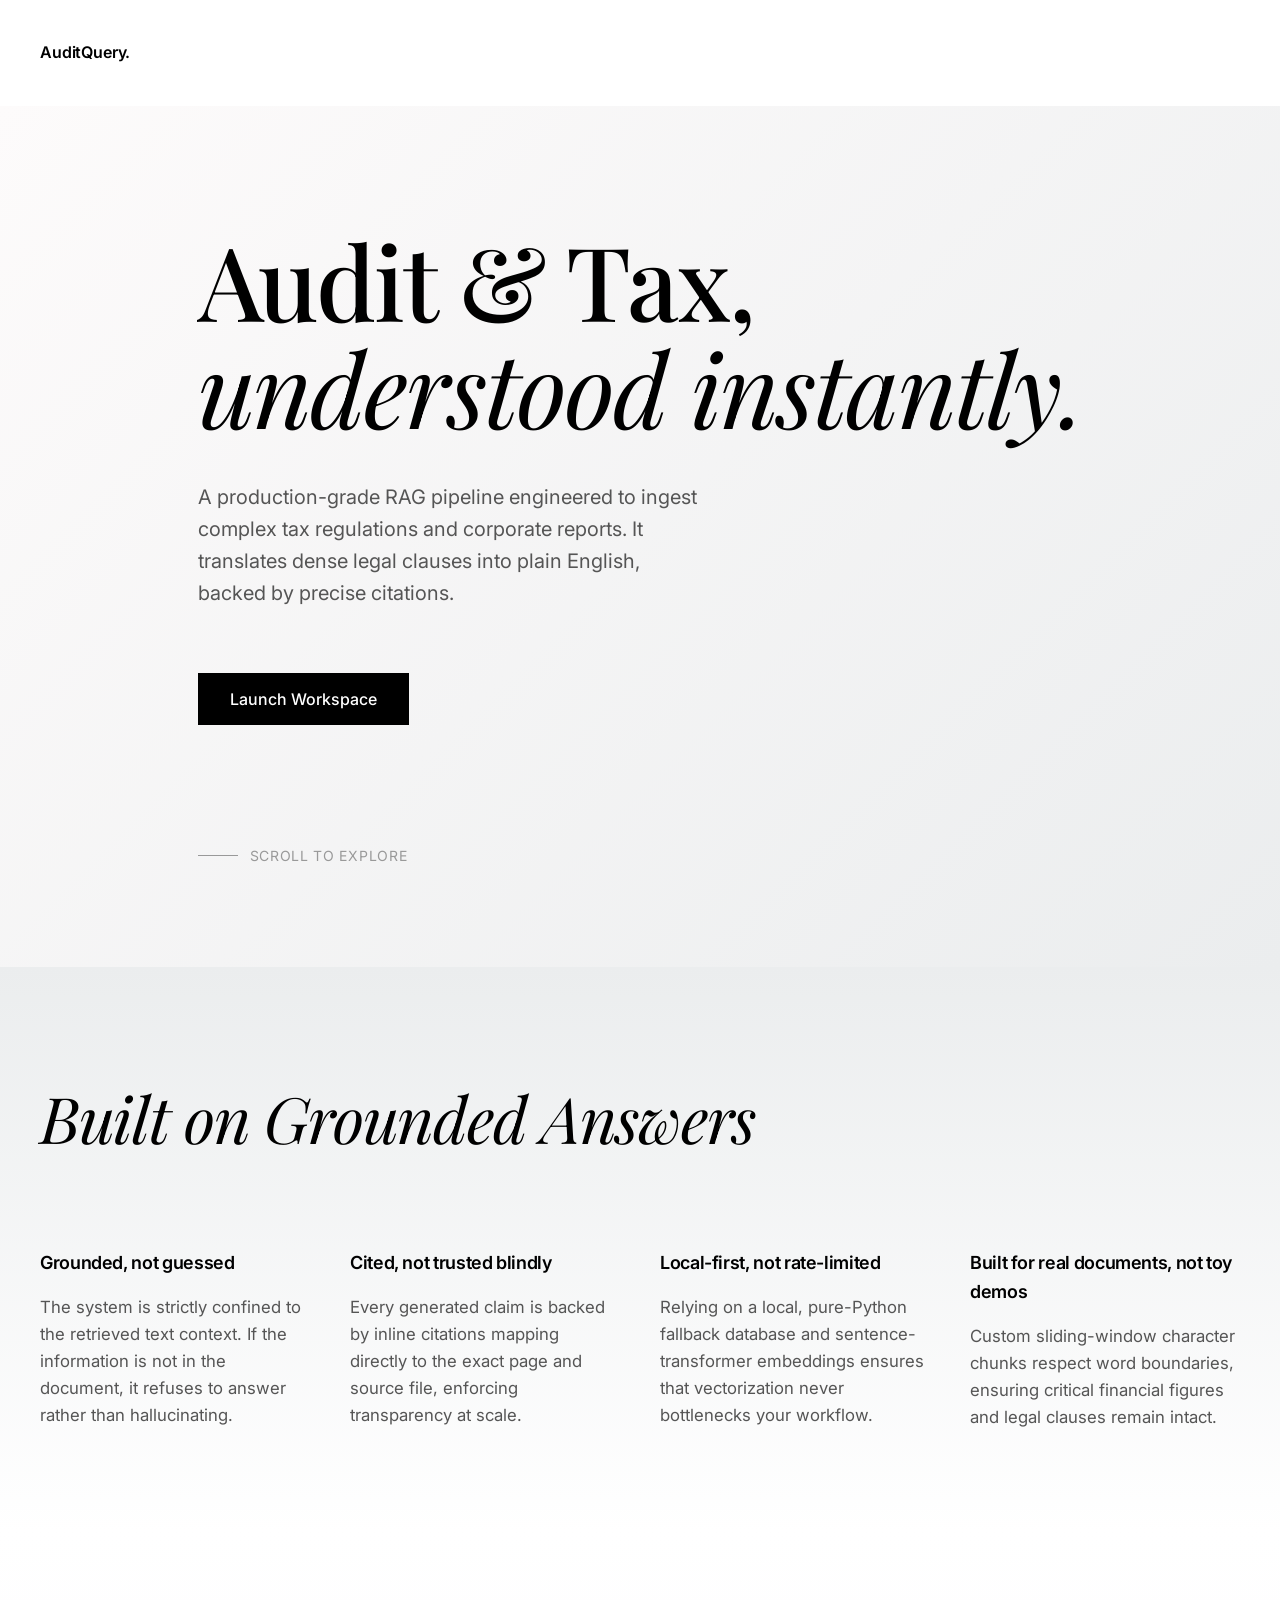
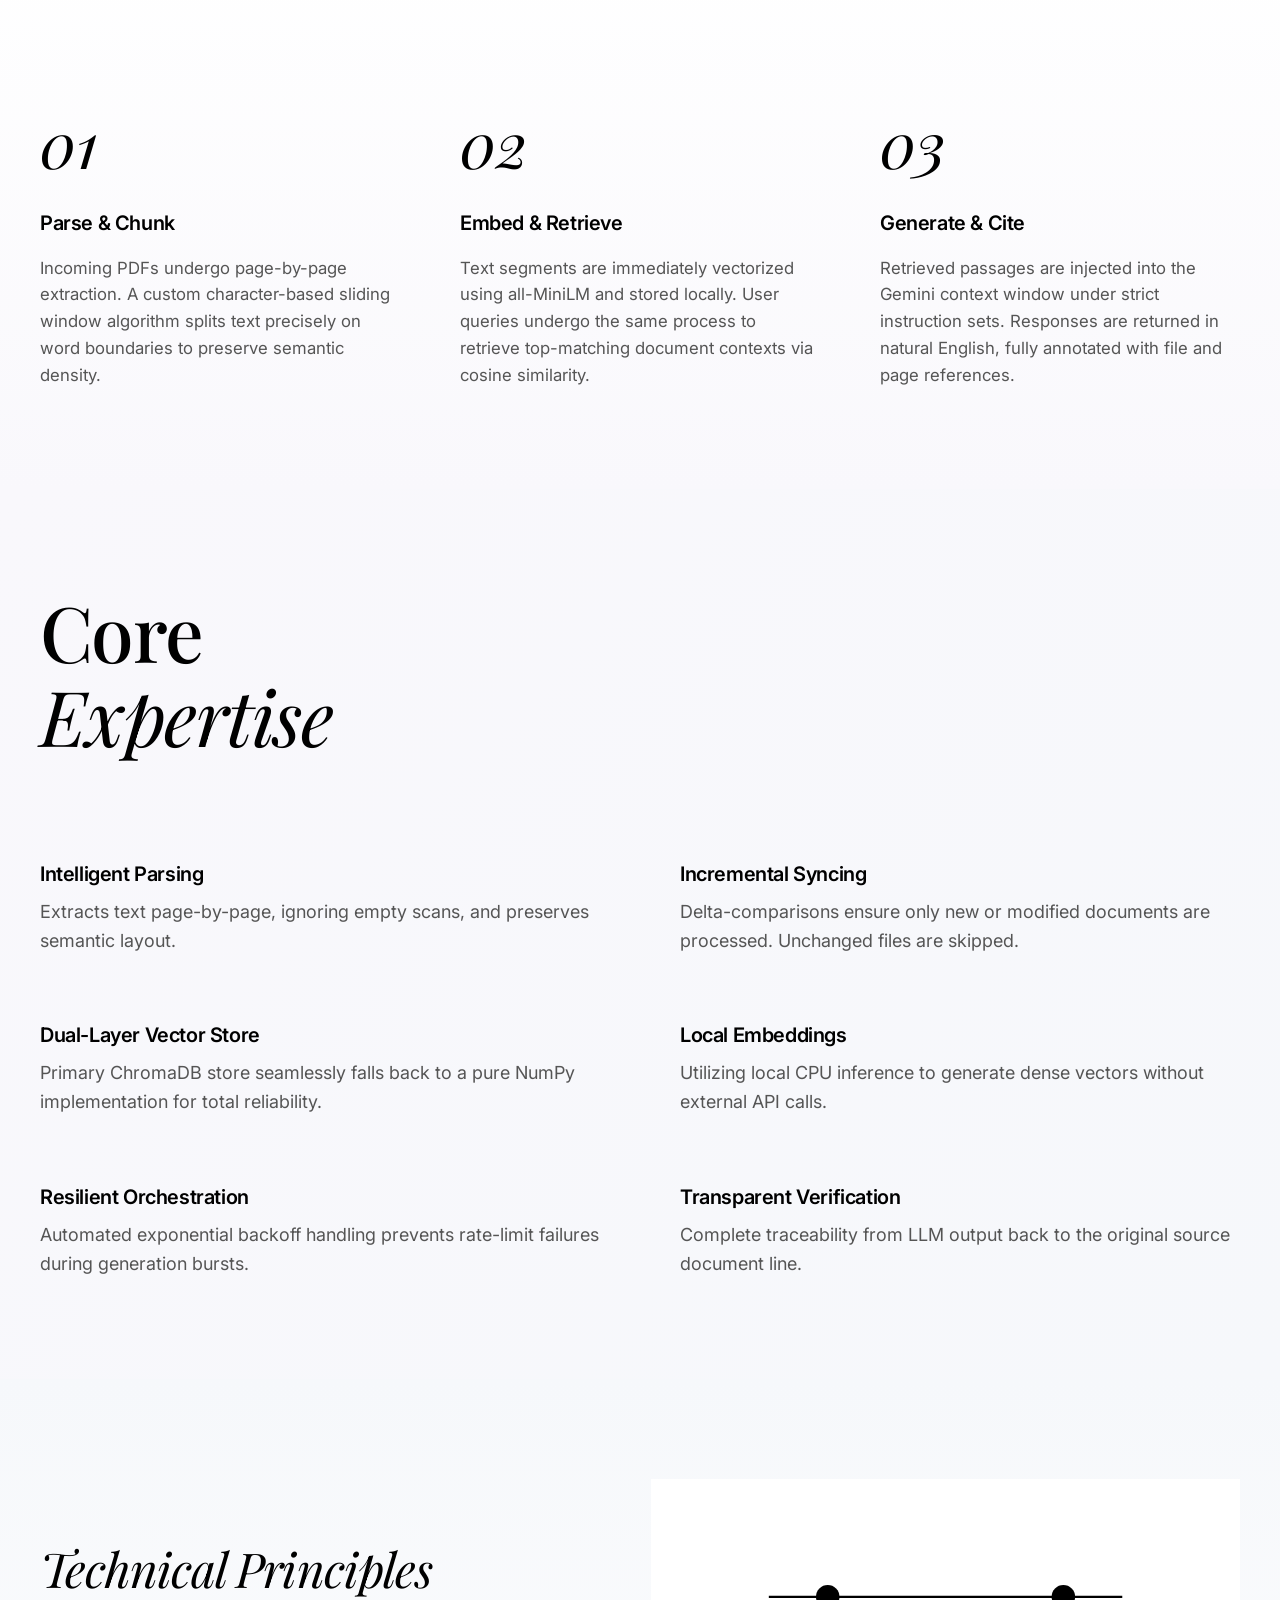
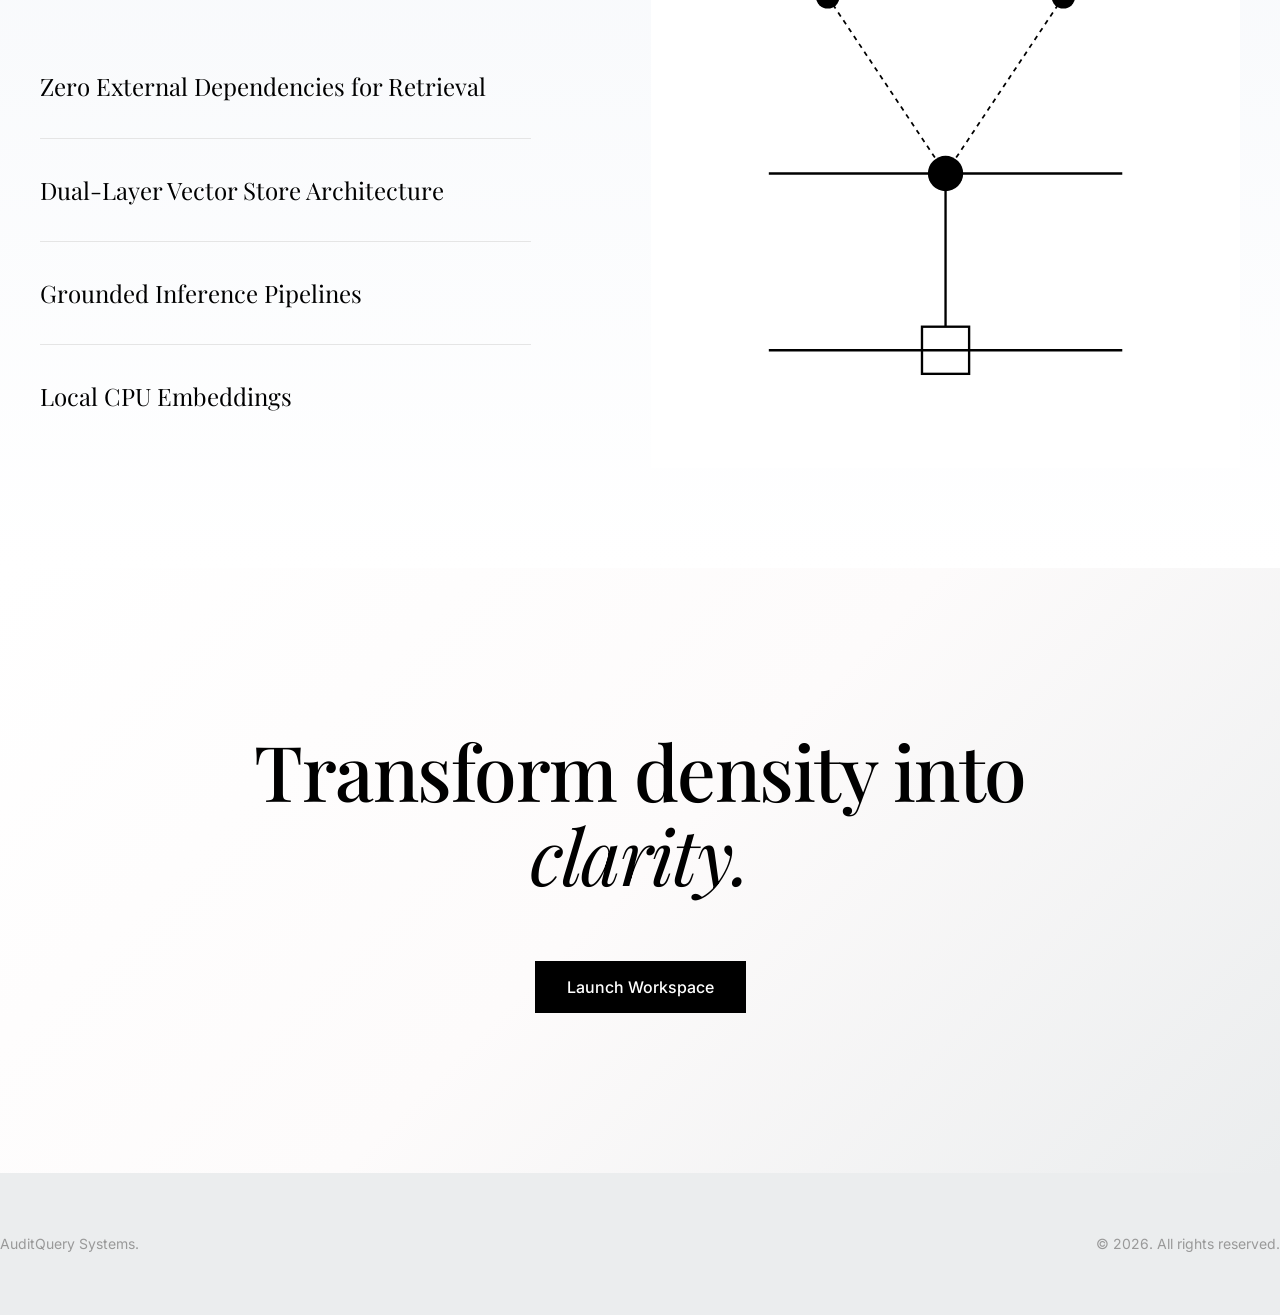
<file: landing.html>
<!DOCTYPE html>
<html lang="en">
<head>
  <meta charset="UTF-8">
  <meta name="viewport" content="width=device-width, initial-scale=1.0">
  <title>AuditQuery — Document Simplifier & RAG Agent</title>
  <link rel="stylesheet" href="fonts.css">
  <link rel="stylesheet" href="landing.css">
</head>
<body>

  <div class="container">
    <header class="nav-header">
      <div class="logo">AuditQuery.</div>
    </header>
  </div>

  <!-- Hero Section -->
  <section class="hero-section">
    <div class="container reveal">
      <h1>Audit & Tax, <br><span class="serif-italic">understood instantly.</span></h1>
      <p class="hero-desc">
        A production-grade RAG pipeline engineered to ingest complex tax regulations and corporate reports. It translates dense legal clauses into plain English, backed by precise citations.
      </p>
      
      <div>
        <button class="btn-primary" onclick="window.location.href='/app'">Launch Workspace</button>
      </div>

      <div class="scroll-cue">
        <div class="scroll-line"></div>
        Scroll to explore
      </div>
    </div>
  </section>

  <!-- Built on Convictions Section -->
  <section class="section convictions-section">
    <div class="container reveal">
      <h2 class="serif-italic">Built on Grounded Answers</h2>
      
      <div class="convictions-grid">
        <div class="conviction-block">
          <h3>Grounded, not guessed</h3>
          <p>The system is strictly confined to the retrieved text context. If the information is not in the document, it refuses to answer rather than hallucinating.</p>
        </div>
        <div class="conviction-block">
          <h3>Cited, not trusted blindly</h3>
          <p>Every generated claim is backed by inline citations mapping directly to the exact page and source file, enforcing transparency at scale.</p>
        </div>
        <div class="conviction-block">
          <h3>Local-first, not rate-limited</h3>
          <p>Relying on a local, pure-Python fallback database and sentence-transformer embeddings ensures that vectorization never bottlenecks your workflow.</p>
        </div>
        <div class="conviction-block">
          <h3>Built for real documents, not toy demos</h3>
          <p>Custom sliding-window character chunks respect word boundaries, ensuring critical financial figures and legal clauses remain intact.</p>
        </div>
      </div>
    </div>
  </section>

  <!-- Process Section -->
  <section class="section process-section">
    <div class="container reveal">
      
      <div class="process-grid">
        <div class="process-block">
          <div class="numeral">01</div>
          <h3>Parse & Chunk</h3>
          <p>Incoming PDFs undergo page-by-page extraction. A custom character-based sliding window algorithm splits text precisely on word boundaries to preserve semantic density.</p>
        </div>
        
        <div class="process-block">
          <div class="numeral">02</div>
          <h3>Embed & Retrieve</h3>
          <p>Text segments are immediately vectorized using all-MiniLM and stored locally. User queries undergo the same process to retrieve top-matching document contexts via cosine similarity.</p>
        </div>

        <div class="process-block">
          <div class="numeral">03</div>
          <h3>Generate & Cite</h3>
          <p>Retrieved passages are injected into the Gemini context window under strict instruction sets. Responses are returned in natural English, fully annotated with file and page references.</p>
        </div>
      </div>

    </div>
  </section>

  <!-- Core Expertise Grid -->
  <section class="section expertise-section">
    <div class="container reveal">
      <div class="section-header-row">
        <h2>Core <br><span class="serif-italic">Expertise</span></h2>
      </div>

      <div class="expertise-grid">
        <div class="expertise-item">
          <h3>Intelligent Parsing</h3>
          <p>Extracts text page-by-page, ignoring empty scans, and preserves semantic layout.</p>
        </div>
        <div class="expertise-item">
          <h3>Incremental Syncing</h3>
          <p>Delta-comparisons ensure only new or modified documents are processed. Unchanged files are skipped.</p>
        </div>
        <div class="expertise-item">
          <h3>Dual-Layer Vector Store</h3>
          <p>Primary ChromaDB store seamlessly falls back to a pure NumPy implementation for total reliability.</p>
        </div>
        <div class="expertise-item">
          <h3>Local Embeddings</h3>
          <p>Utilizing local CPU inference to generate dense vectors without external API calls.</p>
        </div>
        <div class="expertise-item">
          <h3>Resilient Orchestration</h3>
          <p>Automated exponential backoff handling prevents rate-limit failures during generation bursts.</p>
        </div>
        <div class="expertise-item">
          <h3>Transparent Verification</h3>
          <p>Complete traceability from LLM output back to the original source document line.</p>
        </div>
      </div>
    </div>
  </section>

  <!-- Stack & Security Section -->
  <section class="section stack-section">
    <div class="container reveal">
      <div class="stack-layout">
        <div class="stack-text">
          <h2 class="serif-italic" style="margin-bottom: 60px; font-size: 3rem;">Technical Principles</h2>
          <ul class="stack-list">
            <li>Zero External Dependencies for Retrieval</li>
            <li>Dual-Layer Vector Store Architecture</li>
            <li>Grounded Inference Pipelines</li>
            <li>Local CPU Embeddings</li>
          </ul>
        </div>
        
        <!-- Minimal abstract SVG representing architecture -->
        <div class="stack-visual">
          <svg class="stack-illustration" viewBox="0 0 500 500" fill="none" xmlns="http://www.w3.org/2000/svg">
            <rect width="500" height="500" fill="#ffffff" />
            <!-- Clean abstract geometry -->
            <line x1="100" y1="100" x2="400" y2="100" stroke="#000000" stroke-width="2" />
            <line x1="100" y1="250" x2="400" y2="250" stroke="#000000" stroke-width="2" />
            <line x1="100" y1="400" x2="400" y2="400" stroke="#000000" stroke-width="2" />
            
            <circle cx="150" cy="100" r="10" fill="#000000" />
            <circle cx="350" cy="100" r="10" fill="#000000" />
            
            <circle cx="250" cy="250" r="15" fill="#000000" />
            
            <rect x="230" y="380" width="40" height="40" stroke="#000000" stroke-width="2" fill="none" />
            
            <line x1="150" y1="100" x2="250" y2="250" stroke="#000000" stroke-width="1.5" stroke-dasharray="4 4" />
            <line x1="350" y1="100" x2="250" y2="250" stroke="#000000" stroke-width="1.5" stroke-dasharray="4 4" />
            <line x1="250" y1="250" x2="250" y2="380" stroke="#000000" stroke-width="2" />
          </svg>
        </div>
      </div>
    </div>
  </section>

  <!-- Closing CTA -->
  <section class="cta-section">
    <div class="container reveal">
      <h2>Transform density into <span class="serif-italic">clarity.</span></h2>
      <button class="btn-primary" onclick="window.location.href='/app'">Launch Workspace</button>
    </div>
  </section>

  <footer class="footer container reveal">
    <div>AuditQuery Systems.</div>
    <div>&copy; 2026. All rights reserved.</div>
  </footer>

  <!-- Scroll Animations -->
  <script>
    document.addEventListener("DOMContentLoaded", function() {
      const observerOptions = {
        root: null,
        rootMargin: '0px',
        threshold: 0.15
      };

      const observer = new IntersectionObserver((entries, observer) => {
        entries.forEach(entry => {
          if (entry.isIntersecting) {
            entry.target.classList.add('visible');
            observer.unobserve(entry.target);
          }
        });
      }, observerOptions);

      document.querySelectorAll('.reveal').forEach((el) => {
        observer.observe(el);
      });
    });
  </script>
</body>
</html>
</file>
<file: fonts.css>
/* fonts.css - Premium Typography Definitions */

/* 
 * We use Playfair Display as the primary serif (display) font
 * to mimic the elegance of Gascogne, paired with Inter for sans-serif body.
 */
@import url('https://fonts.googleapis.com/css2?family=Inter:wght@300;400;500;600;700&family=Playfair+Display:ital,wght@0,400;0,500;0,600;0,700;1,400;1,600&display=swap');

:root {
  --font-serif: 'Playfair Display', ui-serif, Georgia, Cambria, "Times New Roman", Times, serif;
  --font-sans: 'Inter', -apple-system, BlinkMacSystemFont, "Segoe UI", Roboto, "Helvetica Neue", Arial, sans-serif;
}

/* Apply serif globally to all headings */
h1, h2, h3, h4, h5, h6 {
  font-family: var(--font-serif);
  font-weight: 600;
}

body {
  font-family: var(--font-sans);
}
</file>
<file: landing.css>
/* landing.css - Editorial Agency / Minimalist Aesthetic */

:root {
  --bg-primary: #ffffff;
  --text-primary: #000000;
  --text-secondary: #555555;
  --text-tertiary: #999999;
  
  --spacing-section: 100px;
  --spacing-element: 24px;
}

* {
  box-sizing: border-box;
  margin: 0;
  padding: 0;
}

body {
  background-color: var(--bg-primary);
  color: var(--text-primary);
  line-height: 1.6;
  overflow-x: hidden;
  -webkit-font-smoothing: antialiased;
  -moz-osx-font-smoothing: grayscale;
}

.container {
  max-width: 1400px;
  margin: 0 auto;
  padding: 0 40px;
}

/* Animations */
.reveal {
  opacity: 0;
  transform: translateY(20px);
  transition: opacity 0.8s cubic-bezier(0.2, 0, 0, 1), transform 0.8s cubic-bezier(0.2, 0, 0, 1);
}
.reveal.visible {
  opacity: 1;
  transform: translateY(0);
}

/* Typography Base */
h1, h2, h3, h4, h5, h6 {
  color: var(--text-primary);
  letter-spacing: -0.02em;
  font-weight: 500;
}

.serif-italic {
  font-style: italic;
  font-weight: 400;
}

/* Navigation */
.nav-header {
  padding: 40px 0;
  display: flex;
  justify-content: space-between;
  align-items: center;
}

.logo {
  font-family: var(--font-sans);
  font-weight: 600;
  font-size: 1rem;
  letter-spacing: -0.01em;
}

/* Hero Section */
.hero-section {
  padding: 120px 0 var(--spacing-section);
  display: flex;
  flex-direction: column;
  justify-content: center;
  background: linear-gradient(135deg, #fdfbfb 0%, #ebedee 100%);
}

.hero-section h1 {
  font-size: clamp(4rem, 8vw, 7rem);
  line-height: 1.05;
  max-width: 1100px;
  margin-bottom: 40px;
}

.hero-desc {
  font-family: var(--font-sans);
  font-size: 1.25rem;
  color: var(--text-secondary);
  max-width: 500px;
  line-height: 1.6;
  margin-bottom: 64px;
}

.btn-primary {
  display: inline-flex;
  align-items: center;
  justify-content: center;
  background-color: var(--text-primary);
  color: var(--bg-primary);
  font-family: var(--font-sans);
  font-weight: 500;
  font-size: 1rem;
  padding: 16px 32px;
  text-decoration: none;
  transition: opacity 0.2s ease;
  cursor: pointer;
  border: none;
}

.btn-primary:hover {
  opacity: 0.8;
}

.scroll-cue {
  margin-top: 120px;
  font-size: 0.875rem;
  color: var(--text-tertiary);
  text-transform: uppercase;
  letter-spacing: 0.05em;
  display: flex;
  align-items: center;
  gap: 12px;
}

.scroll-line {
  width: 40px;
  height: 1px;
  background-color: var(--text-tertiary);
}

/* Sections Global */
.section {
  padding: var(--spacing-section) 0;
}

/* Built on Convictions Section */
.convictions-section {
  background: linear-gradient(180deg, #ebedee 0%, #ffffff 100%);
}
.convictions-section h2 {
  font-size: clamp(2.5rem, 5vw, 4.5rem);
  margin-bottom: 80px;
  max-width: 800px;
}

.convictions-grid {
  display: grid;
  grid-template-columns: repeat(auto-fit, minmax(250px, 1fr));
  gap: 80px 40px;
}

.conviction-block h3 {
  font-family: var(--font-sans);
  font-size: 1.125rem;
  margin-bottom: 16px;
  font-weight: 600;
}

.conviction-block p {
  color: var(--text-secondary);
  font-size: 1.05rem;
  line-height: 1.6;
}

/* Process Section */
.process-section {
  background: linear-gradient(180deg, #ffffff 0%, #f9f8fc 100%);
}

.process-grid {
  display: grid;
  grid-template-columns: repeat(3, 1fr);
  gap: 60px;
  margin-top: 80px;
}

.process-block .numeral {
  font-family: var(--font-serif);
  font-size: clamp(3rem, 5vw, 4.5rem);
  line-height: 1;
  color: var(--text-primary);
  margin-bottom: 32px;
  font-style: italic;
}

.process-block h3 {
  font-family: var(--font-sans);
  font-size: 1.25rem;
  margin-bottom: 16px;
  font-weight: 600;
}

.process-block p {
  color: var(--text-secondary);
  font-size: 1.05rem;
  line-height: 1.6;
}

/* Core Expertise Section */
.expertise-section {
  background: linear-gradient(135deg, #f9f8fc 0%, #f6f8fb 100%);
}

.section-header-row {
  display: flex;
  justify-content: space-between;
  align-items: flex-end;
  margin-bottom: 100px;
  flex-wrap: wrap;
  gap: 40px;
}

.section-header-row h2 {
  font-size: clamp(3rem, 6vw, 5rem);
  margin-bottom: 0;
  max-width: 600px;
  line-height: 1.1;
}

.expertise-grid {
  display: grid;
  grid-template-columns: repeat(2, 1fr);
  column-gap: 80px;
  row-gap: 64px;
}

.expertise-item h3 {
  font-family: var(--font-sans);
  font-size: 1.25rem;
  margin-bottom: 8px;
  font-weight: 600;
}

.expertise-item p {
  color: var(--text-secondary);
  font-size: 1.125rem;
}

/* Stack & Security */
.stack-section {
  background: linear-gradient(180deg, #f6f8fb 0%, #ffffff 100%);
}

.stack-layout {
  display: grid;
  grid-template-columns: 1fr 1.2fr;
  gap: 120px;
  align-items: center;
}

.stack-list {
  list-style: none;
}

.stack-list li {
  font-size: 1.5rem;
  font-family: var(--font-serif);
  margin-bottom: 32px;
  padding-bottom: 32px;
  border-bottom: 1px solid #e5e5e5;
  color: var(--text-primary);
}

.stack-list li:last-child {
  border-bottom: none;
  margin-bottom: 0;
  padding-bottom: 0;
}

.stack-illustration {
  width: 100%;
  height: auto;
  display: block;
}

/* Closing CTA */
.cta-section {
  padding: 160px 0;
  text-align: center;
  background: linear-gradient(135deg, #ffffff 0%, #fdfbfb 50%, #ebedee 100%);
}

.cta-section h2 {
  font-size: clamp(3rem, 6vw, 6rem);
  margin-bottom: 64px;
  max-width: 1000px;
  margin-left: auto;
  margin-right: auto;
  line-height: 1.1;
}

/* Footer */
.footer {
  padding: 60px 0;
  display: flex;
  justify-content: space-between;
  background-color: #ebedee;
  font-family: var(--font-sans);
  font-size: 0.875rem;
  color: var(--text-tertiary);
}

/* Responsive */
@media (max-width: 1000px) {
  .process-grid {
    grid-template-columns: 1fr;
    gap: 80px;
  }
  .stack-layout {
    grid-template-columns: 1fr;
    gap: 80px;
  }
}

@media (max-width: 768px) {
  :root {
    --spacing-section: 120px;
  }
  .expertise-grid {
    grid-template-columns: 1fr;
  }
  .hero-section {
    padding-top: 60px;
  }
}
</file>
